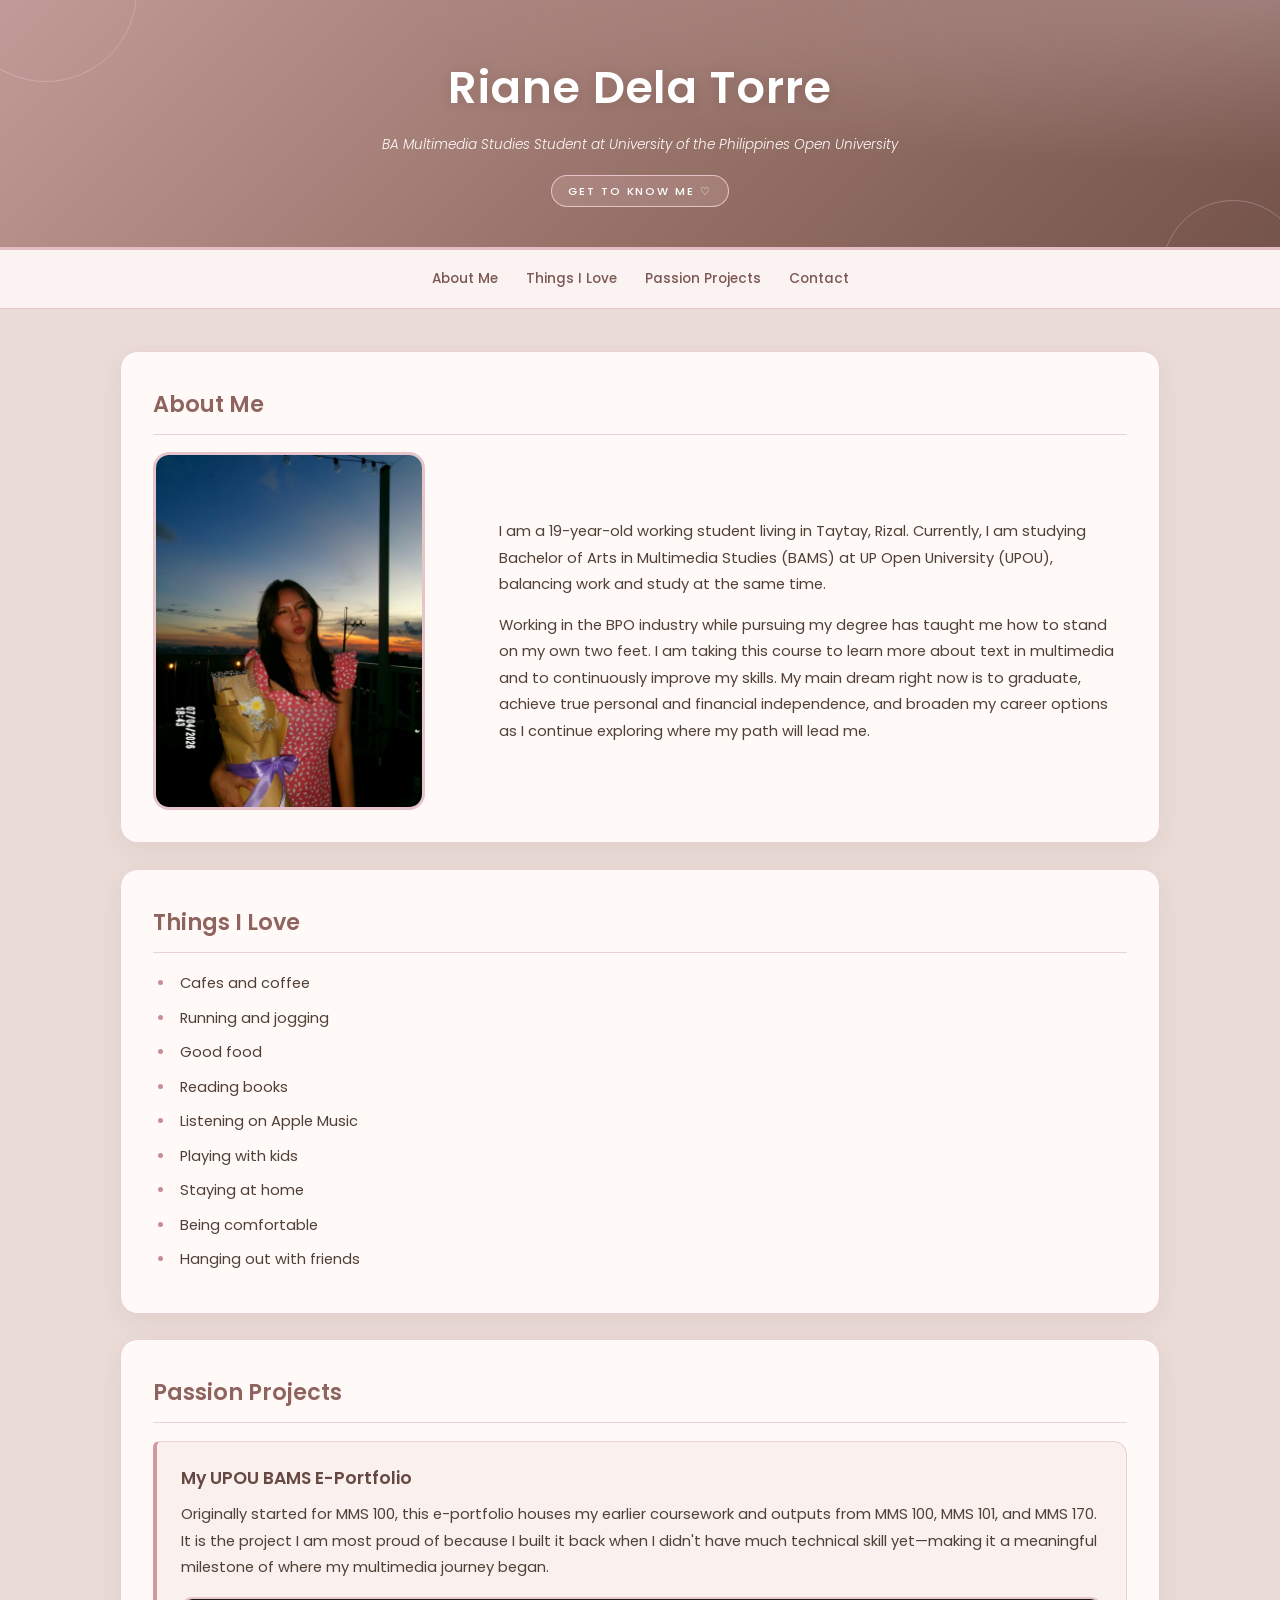
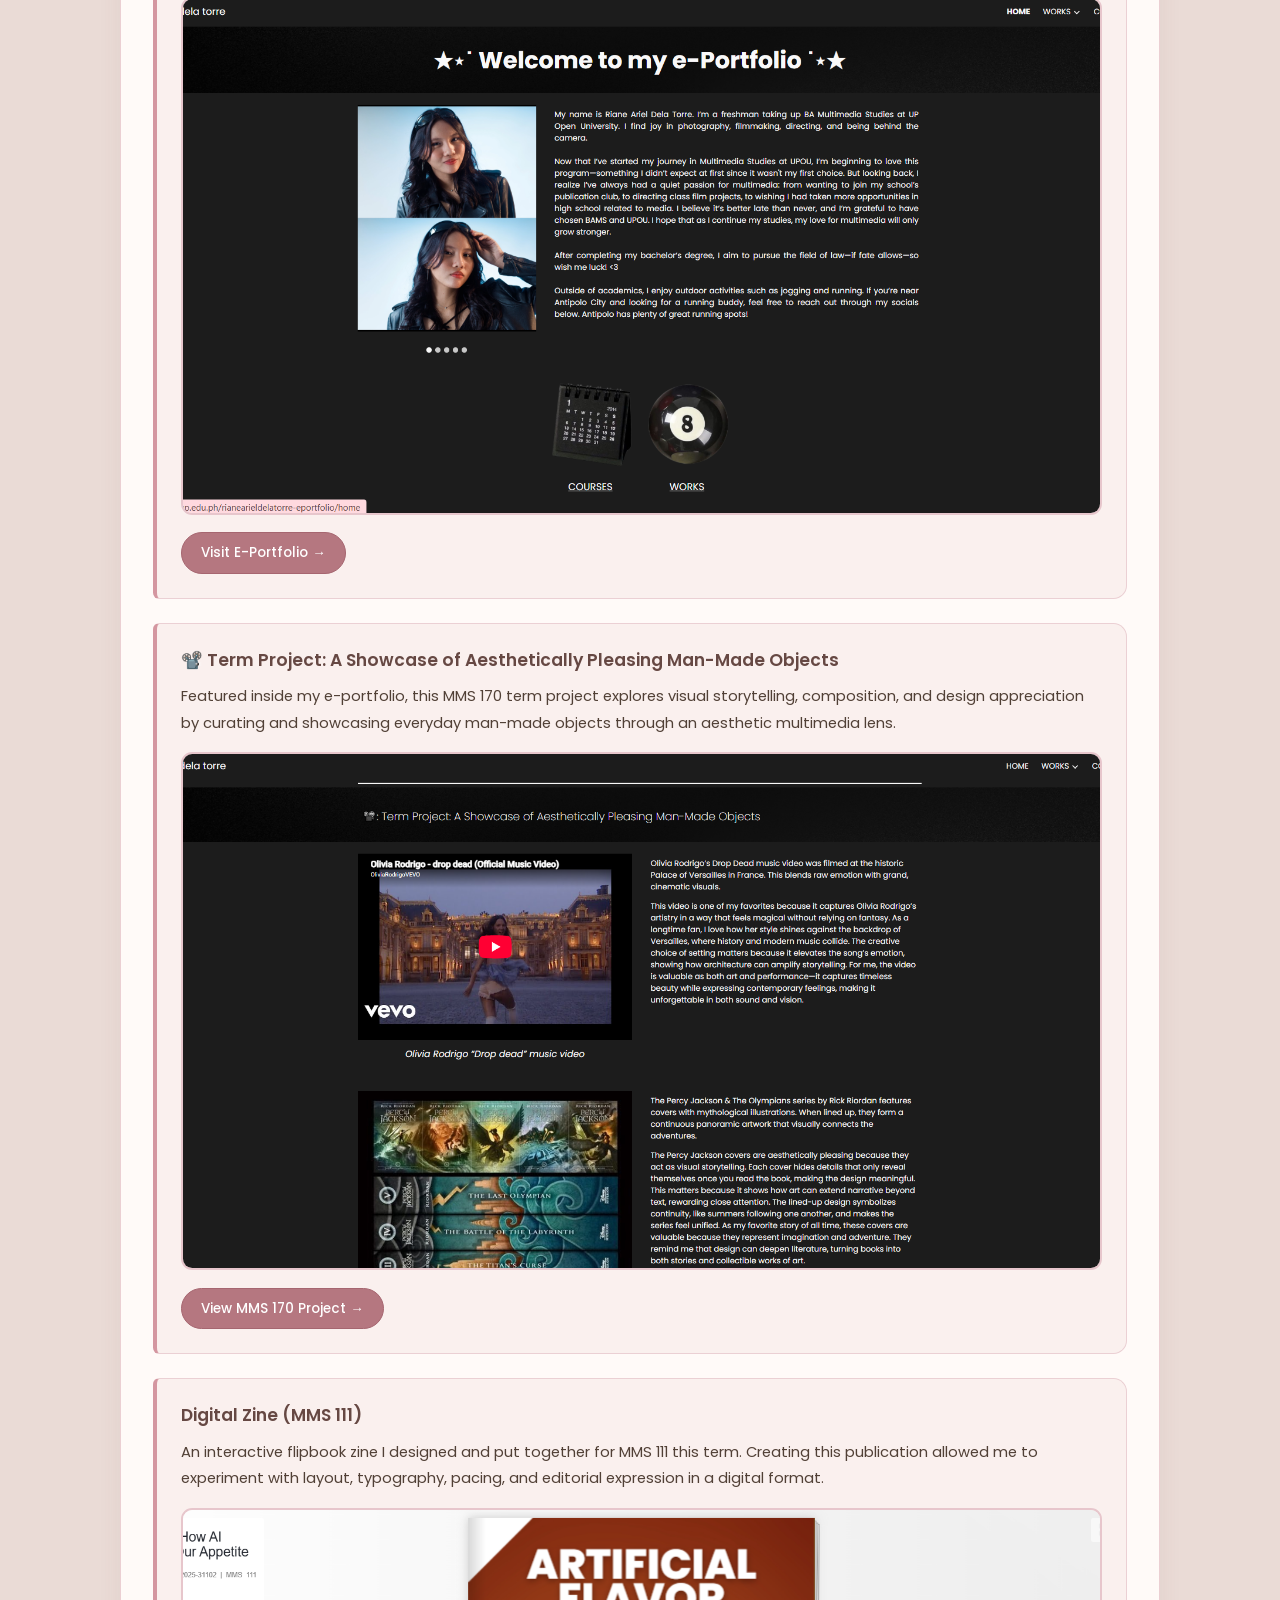
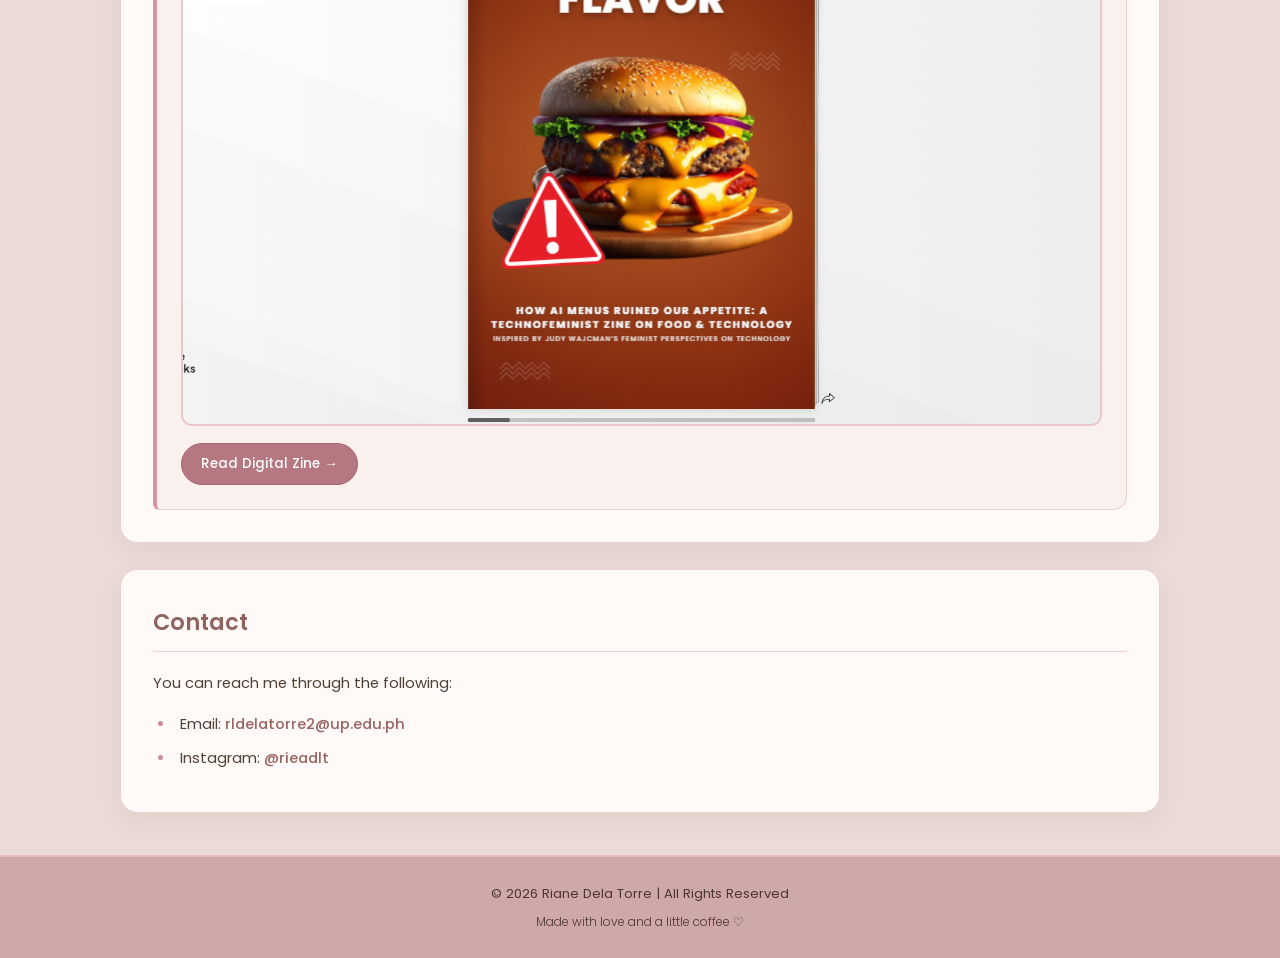
<file: index.html>
<!DOCTYPE html>
<html lang="en">
<head>
    <meta charset="UTF-8">
    <meta name="viewport" content="width=device-width, initial-scale=1.0">

    <title>My Profile | Riane Dela Torre</title>

    <!-- Google Font: Poppins -->
    <link rel="preconnect" href="https://fonts.googleapis.com">
    <link rel="preconnect" href="https://fonts.gstatic.com" crossorigin>

    <link href="https://fonts.googleapis.com/css2?family=Poppins:wght@300;400;500;600;700&display=swap"
          rel="stylesheet"
          type="text/css">

    <!-- External CSS -->
    <link rel="stylesheet" href="style.css" type="text/css">
</head>

<body>

    <!-- Header -->
    <header>
        <h1>Riane Dela Torre</h1>

        <p>
            <em>BA Multimedia Studies Student at University of the Philippines Open University</em>
        </p>

        <div class="subtitle">GET TO KNOW ME ♡</div>
    </header>

    <!-- Navigation -->
    <nav aria-label="Main navigation">
        <a href="#about">About Me</a>
        <a href="#interests">Things I Love</a>
        <a href="#projects">Passion Projects</a>
        <a href="#contact">Contact</a>
    </nav>

    <!-- Main Content -->
    <main>

        <!-- About Me -->
        <section id="about">
            <h2>About Me</h2>

            <div class="about-container">

                <div class="about-image">
                    <img src="riane.jfif" alt="My profile photo">
                </div>

                <div class="about-text">
                    <p>
                        I am a 19-year-old working student living in Taytay, Rizal.
                        Currently, I am studying Bachelor of Arts in Multimedia Studies
                        (BAMS) at UP Open University (UPOU), balancing work and study
                        at the same time.
                    </p>

                    <p>
                        Working in the BPO industry while pursuing my degree has
                        taught me how to stand on my own two feet. I am taking this
                        course to learn more about text in multimedia and to
                        continuously improve my skills. My main dream right now is
                        to graduate, achieve true personal and financial independence,
                        and broaden my career options as I continue exploring where
                        my path will lead me.
                    </p>
                </div>

            </div>
        </section>

        <!-- Things I Love -->
        <section id="interests">
            <h2>Things I Love</h2>

            <ul>
                <li>Cafes and coffee</li>
                <li>Running and jogging</li>
                <li>Good food</li>
                <li>Reading books</li>
                <li>Listening on Apple Music</li>
                <li>Playing with kids</li>
                <li>Staying at home</li>
                <li>Being comfortable</li>
                <li>Hanging out with friends</li>
            </ul>
        </section>

        <!-- Passion Projects -->
        <section id="projects">
            <h2>Passion Projects</h2>

            <div class="projects-list">

                <!-- Project 1 -->
                <article class="project-card">
                    <h3>My UPOU BAMS E-Portfolio</h3>

                    <p>
                        Originally started for MMS 100, this e-portfolio houses my
                        earlier coursework and outputs from MMS 100, MMS 101, and
                        MMS 170. It is the project I am most proud of because I built
                        it back when I didn't have much technical skill yet—making it
                        a meaningful milestone of where my multimedia journey began.
                    </p>

                    <div class="project-image">
                        <img src="project1.PNG" alt="Screenshot of my UPOU BAMS E-Portfolio">
                    </div>

                    <a class="project-link"
                       href="https://sites.google.com/up.edu.ph/rianearieldelatorre-eportfolio/home"
                       target="_blank"
                       rel="noopener noreferrer">
                        Visit E-Portfolio &rarr;
                    </a>
                </article>

                <!-- Project 2 -->
                <article class="project-card">
                    <h3>📽️ Term Project: A Showcase of Aesthetically Pleasing Man-Made Objects</h3>

                    <p>
                        Featured inside my e-portfolio, this MMS 170 term project
                        explores visual storytelling, composition, and design
                        appreciation by curating and showcasing everyday man-made
                        objects through an aesthetic multimedia lens.
                    </p>

                    <div class="project-image">
                        <img src="project2.PNG" alt="Screenshot of MMS 170 Term Project">
                    </div>

                    <a class="project-link"
                       href="https://sites.google.com/up.edu.ph/rianearieldelatorre-eportfolio/courses/mms-170"
                       target="_blank"
                       rel="noopener noreferrer">
                        View MMS 170 Project &rarr;
                    </a>
                </article>

                <!-- Project 3 -->
                <article class="project-card">
                    <h3>Digital Zine (MMS 111)</h3>

                    <p>
                        An interactive flipbook zine I designed and put together for
                        MMS 111 this term. Creating this publication allowed me to
                        experiment with layout, typography, pacing, and editorial
                        expression in a digital format.
                    </p>

                    <div class="project-image">
                        <img src="project3.PNG" alt="Screenshot of my MMS 111 Digital Zine">
                    </div>

                    <a class="project-link"
                       href="https://heyzine.com/flip-book/03db85ca78.html"
                       target="_blank"
                       rel="noopener noreferrer">
                        Read Digital Zine &rarr;
                    </a>
                </article>

            </div>
        </section>

        <!-- Contact -->
        <section id="contact">
            <h2>Contact</h2>

            <p>You can reach me through the following:</p>

            <ul>
                <li>
                    Email:
                    <a href="mailto:rldelatorre2@up.edu.ph">
                        rldelatorre2@up.edu.ph
                    </a>
                </li>

                <li>
                    Instagram:
                    <a href="https://www.instagram.com/rieadlt"
                       target="_blank"
                       rel="noopener noreferrer">
                        @rieadlt
                    </a>
                </li>
            </ul>
        </section>

    </main>

    <!-- Footer -->
    <footer>
        <p>&copy; 2026 Riane Dela Torre | All Rights Reserved</p>
        <p class="footer-note">Made with love and a little coffee ♡</p>
    </footer>

</body>
</html>
</file>
<file: style.css>
/* General Styling */

* {
    margin: 0;
    padding: 0;
    box-sizing: border-box;
}

html {
    scroll-behavior: smooth;
}

body {
    font-family: "Poppins", sans-serif;
    background-color: #eadbd6;
    color: #514036;
    line-height: 1.8;
    font-size: 1rem;
}

/* Header */

header {
    position: relative;
    overflow: hidden;
    text-align: center;
    padding: 3rem 1.25rem 2.5rem;
    background:
        radial-gradient(
            ellipse at top right,
            rgba(255, 224, 232, 0.24),
            transparent 48%
        ),
        linear-gradient(
            135deg,
            #c29b98,
            #967168 55%,
            #75544b
        );
    color: #ffffff;
    border-bottom: 3px solid #e6bcc3;
}

/* Decorative Header Circles */

header::before,
header::after {
    content: "";
    position: absolute;
    border: 1px solid rgba(255, 232, 238, 0.25);
    border-radius: 50%;
    pointer-events: none;
}

header::before {
    width: 11.25rem;
    height: 11.25rem;
    top: -6.25rem;
    left: -2.8rem;
}

header::after {
    width: 8.75rem;
    height: 8.75rem;
    bottom: -5.9rem;
    right: -1.5rem;
}

header h1 {
    position: relative;
    font-size: 2.8rem;
    font-weight: 600;
    letter-spacing: 0.06rem;
    color: #ffffff;
    margin-bottom: 0.3rem;
    text-shadow: 0 2px 12px rgba(54, 35, 23, 0.15);
}

header p {
    position: relative;
    max-width: 40rem;
    margin: 0 auto;
    color: #fffaf8;
    font-size: 0.85rem;
    font-weight: 300;
}

.subtitle {
    position: relative;
    display: inline-block;
    margin-top: 1.1rem;
    padding: 0.3rem 1rem;
    border: 1px solid rgba(255, 224, 232, 0.7);
    border-radius: 1.9rem;
    color: #ffffff;
    background: rgba(255, 214, 224, 0.16);
    font-size: 0.7rem;
    font-weight: 500;
    letter-spacing: 0.12rem;
}

/* Navigation */

nav {
    position: relative;
    background-color: #fbf3f1;
    padding: 0.75rem 0.6rem;
    text-align: center;
    border-bottom: 1px solid #e8c9ce;
}

nav a {
    display: inline-block;
    margin: 0.3rem 0.75rem;
    color: #7c5754;
    font-size: 0.85rem;
    font-weight: 500;
    text-decoration: none;
    transition: color 0.3s ease;
}

nav a:hover {
    color: #c27885;
}

/* Main Content */

main {
    width: 88%;
    max-width: 65rem;
    margin: 2.6rem auto;
}

/* Section Cards */

section {
    background-color: #fffaf8;
    padding: 2rem;
    margin-bottom: 1.6rem;
    border: 1px solid #ebcfd3;
    border-radius: 1.1rem;
    box-shadow: 0 8px 24px rgba(112, 72, 74, 0.07);
    scroll-margin-top: 1.25rem;
    transition:
        transform 0.25s ease,
        box-shadow 0.25s ease;
}

section:hover {
    transform: translateY(-2px);
    box-shadow: 0 12px 28px rgba(112, 72, 74, 0.11);
}

h2 {
    color: #8f635e;
    font-size: 1.4rem;
    font-weight: 600;
    margin-bottom: 1.1rem;
    padding-bottom: 0.6rem;
    border-bottom: 1px solid #ecd1d5;
}

h3 {
    color: #664843;
    font-size: 1.08rem;
    font-weight: 600;
    margin-bottom: 0.65rem;
    line-height: 1.45;
}

p {
    font-size: 0.92rem;
    margin-bottom: 0.9rem;
}

section p:last-child {
    margin-bottom: 0;
}

/* About Me Section */

.about-container {
    display: flex;
    align-items: center;
    gap: 2rem;
}

.about-image {
    flex: 1;
}

.about-image img {
    display: block;
    width: 100%;
    max-width: 17rem;
    height: auto;
    border: 3px solid #e7c4ca;
    border-radius: 1rem;
}

.about-text {
    flex: 2;
}

/* Things I Love List */

ul {
    padding-left: 1.4rem;
}

li {
    padding-left: 0.3rem;
    margin-bottom: 0.5rem;
    font-size: 0.92rem;
}

li::marker {
    color: #cc8b96;
}

/* Links */

a {
    color: #996462;
    text-decoration: none;
    font-weight: 500;
}

section a:hover {
    color: #c27885;
    text-decoration: underline;
}

/* Passion Projects Rows */

.projects-list {
    display: flex;
    flex-direction: column;
    gap: 1.5rem;
}

.project-card {
    display: flex;
    flex-direction: column;
    padding: 1.5rem;
    background-color: #faf0ee;
    border: 1px solid #ebd0d4;
    border-left: 4px solid #d496a0;
    border-radius: 0.4rem 0.85rem 0.85rem 0.4rem;
}

.project-card p {
    margin-bottom: 1rem;
}

.project-image {
    width: 100%;
    aspect-ratio: 16 / 9;
    overflow: hidden;
    border-radius: 0.7rem;
    border: 2px solid #e7c6cc;
    background-color: #f0dfe1;
    margin-bottom: 1.1rem;
}

.project-image img {
    display: block;
    width: 100%;
    height: 100%;
    object-fit: cover;
}

.project-link {
    display: inline-block;
    align-self: flex-start;
    padding: 0.48rem 1.2rem;
    background-color: #b57780;
    color: #ffffff;
    border: 1px solid #a66670;
    border-radius: 1.5rem;
    font-size: 0.84rem;
    font-weight: 500;
    transition: background-color 0.25s ease, transform 0.2s ease;
}

section a.project-link:hover {
    background-color: #995c65;
    color: #ffffff;
    text-decoration: none;
    transform: translateY(-1px);
}

/* Footer */

footer {
    background-color: #cfa9a7;
    color: #4b3634;
    text-align: center;
    padding: 1.6rem 1.25rem;
    border-top: 2px solid #e6bcc3;
}

footer p {
    font-size: 0.82rem;
    margin: 0;
}

footer .footer-note {
    margin-top: 0.3rem;
    font-size: 0.75rem;
    font-weight: 300;
}

/* Mobile Responsive Design */

@media (max-width: 600px) {

    header {
        padding: 2.2rem 1.1rem 1.9rem;
    }

    header h1 {
        font-size: 2rem;
    }

    header p {
        font-size: 0.78rem;
    }

    .subtitle {
        margin-top: 0.8rem;
        font-size: 0.65rem;
    }

    nav {
        padding: 0.6rem 0.3rem;
    }

    nav a {
        margin: 0.3rem 0.5rem;
        font-size: 0.8rem;
    }

    main {
        width: 92%;
        margin: 1.8rem auto;
    }

    section {
        padding: 1.5rem 1.25rem;
        margin-bottom: 1.25rem;
    }

    .about-container {
        flex-direction: column;
        text-align: center;
        gap: 1.2rem;
    }

    .about-image img {
        max-width: 13rem;
        margin: 0 auto;
    }

    h2 {
        font-size: 1.25rem;
    }

    .project-card {
        padding: 1.15rem;
    }

    .project-link {
        width: 100%;
        text-align: center;
    }
}

/* Reduced Motion Accessibility */

@media (prefers-reduced-motion: reduce) {

    html {
        scroll-behavior: auto;
    }

    section,
    .project-link {
        transition: none;
    }
}
</file>
